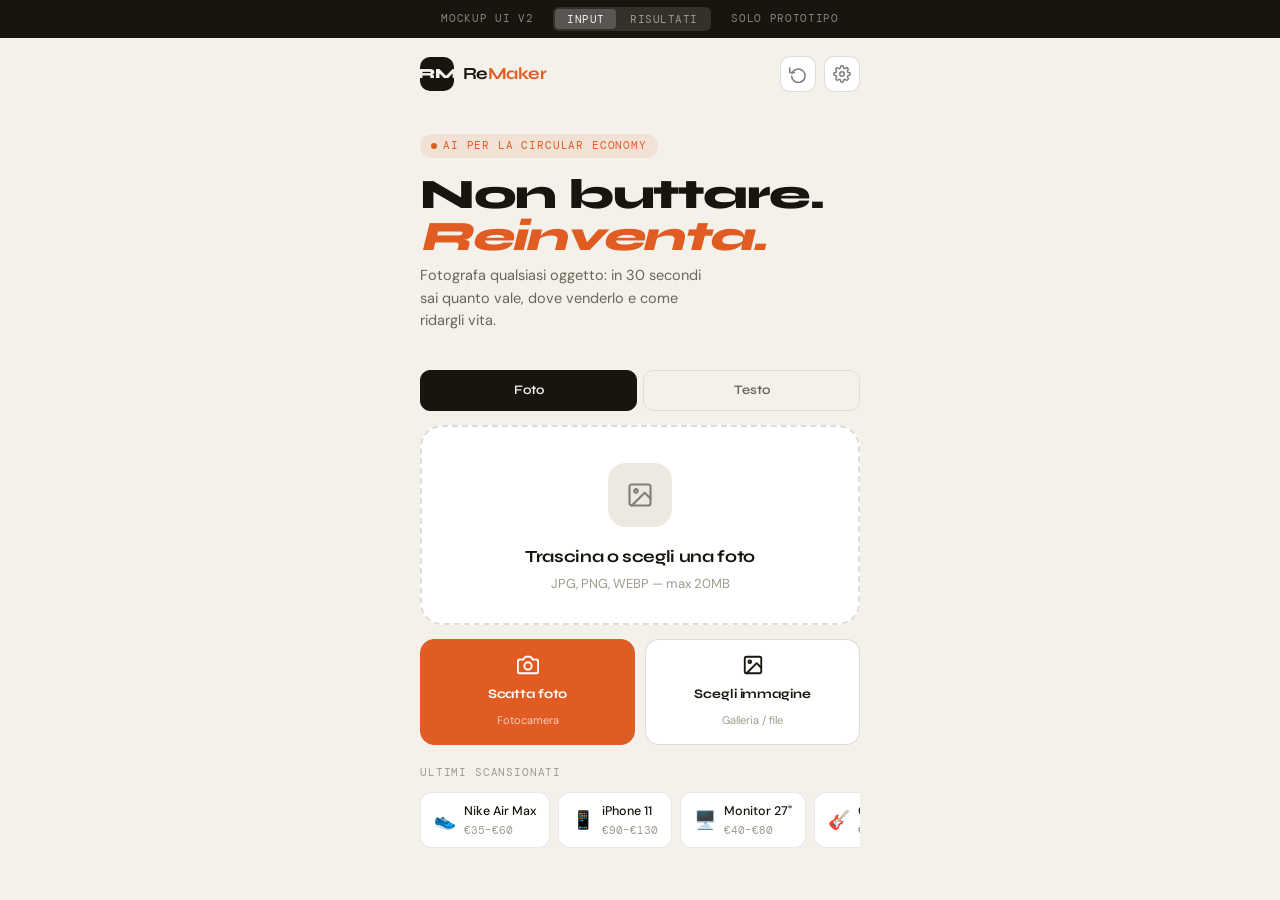
<file: remaker-mockup.html>
<!DOCTYPE html>
<html lang="it">
<head>
  <meta charset="UTF-8">
  <meta name="viewport" content="width=device-width, initial-scale=1.0, maximum-scale=1.0">
  <title>ReMaker AI — Mockup UI v2</title>
  <link rel="preconnect" href="https://fonts.googleapis.com">
  <link rel="preconnect" href="https://fonts.gstatic.com" crossorigin>
  <link href="https://fonts.googleapis.com/css2?family=Syne:wght@400;500;600;700;800&family=DM+Sans:ital,opsz,wght@0,9..40,300;0,9..40,400;0,9..40,500;0,9..40,600;1,9..40,300;1,9..40,400&family=DM+Mono:wght@400;500&display=swap" rel="stylesheet">

  <style>
    :root {
      --bg:         #F4F1EB;
      --bg2:        #EDE9E1;
      --surface:    #FFFFFF;
      --surface2:   #F9F7F3;
      --border:     rgba(24,20,14,0.09);
      --border2:    rgba(24,20,14,0.15);
      --text:       #18140E;
      --text2:      #6B6558;
      --text3:      #A09A8E;
      --accent:     #E05C22;
      --accent-dim: rgba(224,92,34,0.10);
      --accent-glow:rgba(224,92,34,0.22);
      --vendi:      #D4870A;
      --vendi-bg:   #FEF3DC;
      --dona:       #1A9E72;
      --dona-bg:    #DFFAF0;
      --trasforma:  #7B52D4;
      --trasforma-bg:#EDE8FF;
      --ripara:     #1869C5;
      --ripara-bg:  #E0ECFF;
      --vinted:     #09B66D;
      --vinted-bg:  #E0FAF0;
      --r:          14px;
      --r2:         22px;
      --r3:         32px;
    }

    *, *::before, *::after { box-sizing: border-box; margin: 0; padding: 0; }

    html, body {
      overflow-x: hidden;
      max-width: 100%;
      scroll-behavior: smooth;
    }

    body {
      background: var(--bg);
      color: var(--text);
      font-family: 'DM Sans', sans-serif;
      font-size: 15px;
      line-height: 1.6;
      min-height: 100vh;
    }

    /* ─── MOCKUP BANNER ─── */
    .mockup-banner {
      background: var(--text);
      color: #F4F1EB;
      font-family: 'DM Mono', monospace;
      font-size: 11px;
      letter-spacing: 0.06em;
      text-transform: uppercase;
      text-align: center;
      padding: 7px 16px;
      position: sticky;
      top: 0;
      z-index: 100;
      display: flex;
      align-items: center;
      justify-content: center;
      gap: 20px;
    }
    .mockup-banner span { opacity: 0.5; }
    .screen-toggle {
      display: inline-flex;
      background: rgba(255,255,255,0.12);
      border-radius: 6px;
      padding: 2px;
      gap: 2px;
    }
    .screen-toggle button {
      background: transparent;
      border: none;
      color: rgba(244,241,235,0.55);
      font-family: 'DM Mono', monospace;
      font-size: 11px;
      letter-spacing: 0.04em;
      text-transform: uppercase;
      padding: 3px 12px;
      border-radius: 4px;
      cursor: pointer;
      transition: all 0.15s;
    }
    .screen-toggle button.active {
      background: rgba(255,255,255,0.18);
      color: #F4F1EB;
    }

    /* ─── HEADER ─── */
    header {
      display: flex;
      align-items: center;
      justify-content: space-between;
      padding: 18px 20px 12px;
      max-width: 480px;
      margin: 0 auto;
    }
    .logo {
      display: flex;
      align-items: center;
      gap: 9px;
    }
    .logo-mark {
      width: 34px;
      height: 34px;
      background: var(--text);
      border-radius: 10px;
      display: flex;
      align-items: center;
      justify-content: center;
      font-family: 'Syne', sans-serif;
      font-weight: 800;
      font-size: 14px;
      color: var(--bg);
      letter-spacing: -0.02em;
    }
    .logo-text {
      font-family: 'Syne', sans-serif;
      font-weight: 700;
      font-size: 17px;
      letter-spacing: -0.03em;
      color: var(--text);
    }
    .logo-text em {
      font-style: normal;
      color: var(--accent);
    }
    .header-actions {
      display: flex;
      gap: 8px;
      align-items: center;
    }
    .icon-btn {
      width: 36px;
      height: 36px;
      border-radius: 10px;
      border: 1px solid var(--border2);
      background: var(--surface);
      display: flex;
      align-items: center;
      justify-content: center;
      cursor: pointer;
      transition: background 0.15s;
    }
    .icon-btn svg { opacity: 0.55; }
    .icon-btn:hover { background: var(--bg2); }

    /* ─── SCREEN MANAGEMENT ─── */
    .screen { display: none; }
    .screen.active { display: block; }

    /* ─── SCREEN 1: INPUT ─── */
    .hero {
      padding: 28px 20px 24px;
      max-width: 480px;
      margin: 0 auto;
    }
    .hero-tag {
      display: inline-flex;
      align-items: center;
      gap: 6px;
      font-family: 'DM Mono', monospace;
      font-size: 10.5px;
      letter-spacing: 0.08em;
      text-transform: uppercase;
      color: var(--accent);
      background: var(--accent-dim);
      border-radius: 20px;
      padding: 4px 11px;
      margin-bottom: 16px;
    }
    .hero-tag::before {
      content: '';
      width: 6px;
      height: 6px;
      background: var(--accent);
      border-radius: 50%;
    }
    .hero h1 {
      font-family: 'Syne', sans-serif;
      font-weight: 800;
      font-size: 42px;
      line-height: 1.0;
      letter-spacing: -0.03em;
      color: var(--text);
      margin-bottom: 6px;
    }
    .hero h1 em {
      font-style: italic;
      color: var(--accent);
    }
    .hero p {
      font-size: 14.5px;
      color: var(--text2);
      line-height: 1.55;
      max-width: 300px;
    }

    /* Upload area */
    .upload-section {
      padding: 0 20px;
      max-width: 480px;
      margin: 0 auto;
    }
    .upload-zone {
      background: var(--surface);
      border: 2px dashed var(--border2);
      border-radius: var(--r2);
      padding: 36px 20px 28px;
      text-align: center;
      position: relative;
      transition: border-color 0.2s, background 0.2s;
      cursor: pointer;
    }
    .upload-zone:hover {
      border-color: var(--accent);
      background: var(--surface2);
    }
    .upload-icon-wrap {
      width: 64px;
      height: 64px;
      background: var(--bg2);
      border-radius: 18px;
      display: flex;
      align-items: center;
      justify-content: center;
      margin: 0 auto 16px;
    }
    .upload-icon-wrap svg { opacity: 0.5; }
    .upload-zone h3 {
      font-family: 'Syne', sans-serif;
      font-weight: 700;
      font-size: 17px;
      letter-spacing: -0.02em;
      margin-bottom: 4px;
    }
    .upload-zone p {
      font-size: 13px;
      color: var(--text3);
    }

    .photo-btns {
      display: grid;
      grid-template-columns: 1fr 1fr;
      gap: 10px;
      margin-top: 14px;
    }
    .photo-btn {
      background: var(--surface);
      border: 1px solid var(--border2);
      border-radius: var(--r);
      padding: 14px 12px;
      cursor: pointer;
      display: flex;
      flex-direction: column;
      align-items: center;
      gap: 8px;
      transition: all 0.15s;
    }
    .photo-btn:hover {
      border-color: var(--accent);
      background: var(--accent-dim);
    }
    .photo-btn.primary {
      background: var(--accent);
      border-color: var(--accent);
    }
    .photo-btn.primary svg { stroke: #fff; }
    .photo-btn-label {
      font-family: 'Syne', sans-serif;
      font-weight: 700;
      font-size: 13px;
      letter-spacing: -0.01em;
      color: var(--text);
    }
    .photo-btn.primary .photo-btn-label { color: #fff; }
    .photo-btn-sub {
      font-size: 11px;
      color: var(--text3);
    }
    .photo-btn.primary .photo-btn-sub { color: rgba(255,255,255,0.7); }

    /* Mode toggle */
    .mode-toggle {
      display: flex;
      align-items: center;
      gap: 6px;
      padding: 14px 20px;
      max-width: 480px;
      margin: 0 auto;
    }
    .mode-pill {
      flex: 1;
      text-align: center;
      padding: 9px 0;
      border-radius: 10px;
      font-family: 'Syne', sans-serif;
      font-weight: 600;
      font-size: 13px;
      cursor: pointer;
      transition: all 0.15s;
      color: var(--text2);
      background: transparent;
      border: 1px solid var(--border);
    }
    .mode-pill.active {
      background: var(--text);
      color: var(--bg);
      border-color: var(--text);
    }

    /* Text input */
    .text-input-section {
      padding: 0 20px;
      max-width: 480px;
      margin: 0 auto;
    }
    .text-input-row {
      display: flex;
      gap: 8px;
    }
    .text-input-row input {
      flex: 1;
      background: var(--surface);
      border: 1px solid var(--border2);
      border-radius: var(--r);
      padding: 14px 16px;
      font-family: 'DM Sans', sans-serif;
      font-size: 15px;
      color: var(--text);
      outline: none;
      transition: border-color 0.15s;
    }
    .text-input-row input:focus { border-color: var(--accent); }
    .text-input-row input::placeholder { color: var(--text3); }
    .analyze-btn {
      background: var(--accent);
      color: #fff;
      border: none;
      border-radius: var(--r);
      padding: 0 22px;
      font-family: 'Syne', sans-serif;
      font-weight: 700;
      font-size: 14px;
      cursor: pointer;
      white-space: nowrap;
      display: flex;
      align-items: center;
      gap: 6px;
      transition: opacity 0.15s;
    }
    .analyze-btn:hover { opacity: 0.9; }

    /* History strip */
    .history-section {
      padding: 20px 20px 0;
      max-width: 480px;
      margin: 0 auto;
    }
    .history-label {
      font-family: 'DM Mono', monospace;
      font-size: 10.5px;
      text-transform: uppercase;
      letter-spacing: 0.08em;
      color: var(--text3);
      margin-bottom: 10px;
    }
    .history-strip {
      display: flex;
      gap: 8px;
      overflow-x: auto;
      padding-bottom: 4px;
      scrollbar-width: none;
    }
    .history-strip::-webkit-scrollbar { display: none; }
    .history-chip {
      flex-shrink: 0;
      background: var(--surface);
      border: 1px solid var(--border);
      border-radius: 12px;
      padding: 8px 13px;
      display: flex;
      align-items: center;
      gap: 8px;
      cursor: pointer;
    }
    .history-chip-emoji {
      font-size: 18px;
      line-height: 1;
    }
    .history-chip-info { display: flex; flex-direction: column; gap: 1px; }
    .history-chip-name {
      font-size: 12.5px;
      font-weight: 500;
      color: var(--text);
      white-space: nowrap;
    }
    .history-chip-price {
      font-family: 'DM Mono', monospace;
      font-size: 11px;
      color: var(--text3);
    }

    /* ─── SCREEN 2: RESULTS ─── */
    .results-wrap {
      max-width: 480px;
      margin: 0 auto;
      padding: 16px 20px 40px;
    }

    /* Object card */
    .obj-card {
      background: var(--text);
      border-radius: var(--r2);
      padding: 22px 22px 20px;
      margin-bottom: 12px;
      position: relative;
      overflow: hidden;
    }
    .obj-card::after {
      content: '';
      position: absolute;
      right: -20px;
      top: -20px;
      width: 100px;
      height: 100px;
      background: rgba(255,255,255,0.04);
      border-radius: 50%;
    }
    .obj-emoji {
      font-size: 44px;
      line-height: 1;
      margin-bottom: 12px;
      display: block;
    }
    .obj-name {
      font-family: 'Syne', sans-serif;
      font-weight: 800;
      font-size: 22px;
      letter-spacing: -0.03em;
      color: #FFFFFF;
      line-height: 1.1;
      margin-bottom: 6px;
    }
    .obj-tags {
      display: flex;
      flex-wrap: wrap;
      gap: 6px;
      margin-top: 10px;
    }
    .obj-tag {
      font-size: 11.5px;
      font-weight: 500;
      color: rgba(255,255,255,0.55);
      background: rgba(255,255,255,0.10);
      border-radius: 20px;
      padding: 3px 10px;
    }
    .obj-tag.accent { color: #FFCC88; background: rgba(255,180,60,0.18); }

    /* Stima valore */
    .value-card {
      background: var(--surface);
      border: 1px solid var(--border);
      border-radius: var(--r2);
      padding: 20px 22px;
      margin-bottom: 12px;
      display: flex;
      align-items: center;
      justify-content: space-between;
    }
    .value-label {
      font-family: 'DM Mono', monospace;
      font-size: 10.5px;
      text-transform: uppercase;
      letter-spacing: 0.08em;
      color: var(--text3);
      margin-bottom: 6px;
    }
    .value-range {
      font-family: 'Syne', sans-serif;
      font-weight: 800;
      font-size: 30px;
      letter-spacing: -0.04em;
      color: var(--text);
      line-height: 1;
    }
    .value-range em {
      font-style: normal;
      color: var(--accent);
    }
    .value-right { text-align: right; }
    .value-condition {
      display: inline-block;
      font-size: 12px;
      font-weight: 500;
      background: var(--dona-bg);
      color: var(--dona);
      border-radius: 8px;
      padding: 4px 10px;
    }
    .value-bar-wrap {
      margin-top: 12px;
      padding-top: 12px;
      border-top: 1px solid var(--border);
    }
    .value-bar {
      height: 6px;
      background: var(--bg2);
      border-radius: 99px;
      overflow: hidden;
    }
    .value-bar-fill {
      height: 100%;
      width: 55%;
      background: linear-gradient(90deg, var(--vendi), var(--accent));
      border-radius: 99px;
    }
    .value-bar-labels {
      display: flex;
      justify-content: space-between;
      margin-top: 5px;
    }
    .value-bar-labels span {
      font-family: 'DM Mono', monospace;
      font-size: 10px;
      color: var(--text3);
    }

    /* Ideas */
    .section-header {
      display: flex;
      align-items: baseline;
      justify-content: space-between;
      margin-bottom: 10px;
      margin-top: 4px;
    }
    .section-title {
      font-family: 'Syne', sans-serif;
      font-weight: 700;
      font-size: 15px;
      letter-spacing: -0.02em;
    }
    .section-sub {
      font-size: 12px;
      color: var(--text3);
    }

    .ideas-group {
      margin-bottom: 8px;
    }
    .group-header {
      display: inline-flex;
      align-items: center;
      gap: 6px;
      font-family: 'DM Mono', monospace;
      font-size: 10.5px;
      text-transform: uppercase;
      letter-spacing: 0.08em;
      border-radius: 8px;
      padding: 4px 10px;
      margin-bottom: 8px;
      font-weight: 500;
    }
    .group-header.vendi  { background: var(--vendi-bg);    color: var(--vendi); }
    .group-header.dona   { background: var(--dona-bg);     color: var(--dona); }
    .group-header.trasforma { background: var(--trasforma-bg); color: var(--trasforma); }
    .group-header.ripara { background: var(--ripara-bg);   color: var(--ripara); }

    .ideas-grid {
      display: flex;
      flex-direction: column;
      gap: 7px;
      margin-bottom: 6px;
    }
    .idea-card {
      background: var(--surface);
      border: 1px solid var(--border);
      border-radius: var(--r);
      padding: 13px 15px;
      display: flex;
      align-items: flex-start;
      gap: 11px;
    }
    .idea-dot {
      width: 8px;
      height: 8px;
      border-radius: 50%;
      flex-shrink: 0;
      margin-top: 5px;
    }
    .idea-dot.vendi     { background: var(--vendi); }
    .idea-dot.dona      { background: var(--dona); }
    .idea-dot.trasforma { background: var(--trasforma); }
    .idea-dot.ripara    { background: var(--ripara); }
    .idea-text {}
    .idea-title {
      font-family: 'Syne', sans-serif;
      font-weight: 600;
      font-size: 13.5px;
      letter-spacing: -0.01em;
      margin-bottom: 2px;
    }
    .idea-desc {
      font-size: 12.5px;
      color: var(--text2);
      line-height: 1.45;
    }

    /* Listing card */
    .listing-card {
      background: var(--surface);
      border: 1px solid var(--border);
      border-radius: var(--r2);
      padding: 20px 22px;
      margin-top: 12px;
      margin-bottom: 12px;
      position: relative;
    }
    .listing-header {
      display: flex;
      align-items: center;
      justify-content: space-between;
      margin-bottom: 14px;
    }
    .listing-badge {
      display: inline-flex;
      align-items: center;
      gap: 5px;
      font-family: 'DM Mono', monospace;
      font-size: 10px;
      text-transform: uppercase;
      letter-spacing: 0.08em;
      background: var(--accent-dim);
      color: var(--accent);
      border-radius: 7px;
      padding: 4px 9px;
    }
    .listing-platform {
      font-size: 11.5px;
      color: var(--text3);
    }
    .listing-title {
      font-family: 'Syne', sans-serif;
      font-weight: 700;
      font-size: 15.5px;
      letter-spacing: -0.02em;
      line-height: 1.25;
      margin-bottom: 10px;
    }
    .listing-body {
      font-size: 12.5px;
      color: var(--text2);
      line-height: 1.55;
      margin-bottom: 14px;
      border-left: 3px solid var(--border2);
      padding-left: 12px;
    }
    .listing-footer {
      display: flex;
      align-items: center;
      justify-content: space-between;
      padding-top: 12px;
      border-top: 1px solid var(--border);
    }
    .listing-price {
      font-family: 'Syne', sans-serif;
      font-weight: 800;
      font-size: 22px;
      letter-spacing: -0.03em;
      color: var(--accent);
    }
    .listing-copy-btn {
      font-family: 'Syne', sans-serif;
      font-weight: 600;
      font-size: 12.5px;
      background: var(--text);
      color: var(--bg);
      border: none;
      border-radius: 9px;
      padding: 8px 15px;
      cursor: pointer;
      display: flex;
      align-items: center;
      gap: 5px;
    }

    /* Vinted card */
    .vinted-card {
      background: var(--vinted-bg);
      border: 1px solid rgba(9,182,109,0.20);
      border-radius: var(--r2);
      padding: 20px 22px;
      margin-bottom: 12px;
    }
    .vinted-header {
      display: flex;
      align-items: center;
      gap: 10px;
      margin-bottom: 14px;
    }
    .vinted-logo {
      font-family: 'Syne', sans-serif;
      font-weight: 800;
      font-size: 14px;
      color: var(--vinted);
      letter-spacing: -0.02em;
    }
    .vinted-tag {
      font-family: 'DM Mono', monospace;
      font-size: 10px;
      text-transform: uppercase;
      letter-spacing: 0.07em;
      background: rgba(9,182,109,0.15);
      color: var(--vinted);
      border-radius: 6px;
      padding: 3px 8px;
    }
    .vinted-grid {
      display: grid;
      grid-template-columns: 1fr 1fr;
      gap: 8px;
    }
    .vinted-field {
      background: rgba(255,255,255,0.6);
      border-radius: 10px;
      padding: 10px 13px;
    }
    .vinted-field-label {
      font-family: 'DM Mono', monospace;
      font-size: 9.5px;
      text-transform: uppercase;
      letter-spacing: 0.07em;
      color: var(--dona);
      opacity: 0.7;
      margin-bottom: 3px;
    }
    .vinted-field-value {
      font-size: 13px;
      font-weight: 500;
      color: #185A3A;
    }
    .vinted-field.full { grid-column: 1 / -1; }

    /* Spare parts */
    .spare-card {
      background: var(--ripara-bg);
      border: 1px solid rgba(24,105,197,0.15);
      border-radius: var(--r2);
      padding: 20px 22px;
      margin-bottom: 12px;
    }
    .spare-header {
      display: flex;
      align-items: center;
      gap: 8px;
      margin-bottom: 12px;
    }
    .spare-icon {
      width: 30px;
      height: 30px;
      background: var(--ripara);
      border-radius: 8px;
      display: flex;
      align-items: center;
      justify-content: center;
    }
    .spare-title {
      font-family: 'Syne', sans-serif;
      font-weight: 700;
      font-size: 14px;
      color: var(--ripara);
      letter-spacing: -0.02em;
    }
    .spare-list {
      display: flex;
      flex-direction: column;
      gap: 6px;
    }
    .spare-item {
      background: rgba(255,255,255,0.6);
      border-radius: 9px;
      padding: 9px 13px;
      display: flex;
      align-items: center;
      justify-content: space-between;
    }
    .spare-item-name {
      font-size: 12.5px;
      font-weight: 500;
      color: #0D2B5E;
    }
    .spare-item-price {
      font-family: 'DM Mono', monospace;
      font-size: 12px;
      color: var(--ripara);
      font-weight: 500;
    }

    /* Feedback card */
    .feedback-card {
      background: var(--bg2);
      border-radius: var(--r2);
      padding: 22px;
      margin-top: 12px;
    }
    .feedback-title {
      font-family: 'Syne', sans-serif;
      font-weight: 700;
      font-size: 15px;
      letter-spacing: -0.02em;
      margin-bottom: 4px;
    }
    .feedback-sub {
      font-size: 12.5px;
      color: var(--text2);
      margin-bottom: 16px;
    }
    .stars-row {
      display: flex;
      gap: 8px;
      margin-bottom: 16px;
    }
    .star {
      width: 40px;
      height: 40px;
      border-radius: 10px;
      background: var(--surface);
      border: 1px solid var(--border2);
      display: flex;
      align-items: center;
      justify-content: center;
      font-size: 20px;
      cursor: pointer;
      transition: background 0.15s;
    }
    .star.active {
      background: var(--accent);
      border-color: var(--accent);
    }
    .feedback-questions {
      display: flex;
      flex-direction: column;
      gap: 10px;
      margin-bottom: 14px;
    }
    .feedback-q {
      display: flex;
      align-items: center;
      justify-content: space-between;
    }
    .feedback-q-text {
      font-size: 13px;
      color: var(--text);
    }
    .yn-toggle {
      display: flex;
      gap: 4px;
    }
    .yn-btn {
      font-family: 'Syne', sans-serif;
      font-weight: 600;
      font-size: 11.5px;
      border: 1px solid var(--border2);
      background: var(--surface);
      border-radius: 7px;
      padding: 4px 11px;
      cursor: pointer;
      color: var(--text2);
      transition: all 0.15s;
    }
    .yn-btn.yes-active {
      background: var(--dona);
      border-color: var(--dona);
      color: #fff;
    }
    .yn-btn.no-active {
      background: var(--accent);
      border-color: var(--accent);
      color: #fff;
    }
    .feedback-textarea {
      width: 100%;
      background: var(--surface);
      border: 1px solid var(--border2);
      border-radius: var(--r);
      padding: 11px 13px;
      font-family: 'DM Sans', sans-serif;
      font-size: 13px;
      color: var(--text);
      resize: none;
      outline: none;
      margin-bottom: 8px;
      transition: border-color 0.15s;
    }
    .feedback-textarea:focus { border-color: var(--accent); }
    .feedback-textarea::placeholder { color: var(--text3); }
    .send-feedback-btn {
      width: 100%;
      background: var(--text);
      color: var(--bg);
      border: none;
      border-radius: var(--r);
      padding: 13px;
      font-family: 'Syne', sans-serif;
      font-weight: 700;
      font-size: 14px;
      cursor: pointer;
      letter-spacing: -0.01em;
      transition: opacity 0.15s;
    }
    .send-feedback-btn:hover { opacity: 0.85; }

    /* New scan btn */
    .new-scan-bar {
      position: sticky;
      bottom: 0;
      padding: 12px 20px;
      background: linear-gradient(to top, var(--bg) 65%, transparent);
      max-width: 480px;
      margin: -20px auto 0;
    }
    .new-scan-btn {
      width: 100%;
      background: var(--accent);
      color: #fff;
      border: none;
      border-radius: var(--r2);
      padding: 15px;
      font-family: 'Syne', sans-serif;
      font-weight: 700;
      font-size: 15px;
      letter-spacing: -0.01em;
      cursor: pointer;
      display: flex;
      align-items: center;
      justify-content: center;
      gap: 8px;
      transition: opacity 0.15s;
    }
    .new-scan-btn:hover { opacity: 0.9; }

    /* ─── ANIMATIONS ─── */
    @keyframes fadeUp {
      from { opacity: 0; transform: translateY(14px); }
      to   { opacity: 1; transform: translateY(0); }
    }
    .screen.active > * {
      animation: fadeUp 0.35s ease both;
    }
    .results-wrap .obj-card   { animation: fadeUp 0.3s  0.05s ease both; }
    .results-wrap .value-card { animation: fadeUp 0.3s  0.12s ease both; }
    .results-wrap .ideas-wrap { animation: fadeUp 0.3s  0.19s ease both; }
    .results-wrap .listing-card { animation: fadeUp 0.3s 0.26s ease both; }
    .results-wrap .vinted-card  { animation: fadeUp 0.3s 0.30s ease both; }
    .results-wrap .spare-card   { animation: fadeUp 0.3s 0.34s ease both; }
    .results-wrap .feedback-card { animation: fadeUp 0.3s 0.38s ease both; }
  </style>
</head>
<body>

<!-- Mockup banner with screen switcher -->
<div class="mockup-banner">
  <span>MOCKUP UI v2</span>
  <div class="screen-toggle">
    <button class="active" onclick="showScreen('input', this)">Input</button>
    <button onclick="showScreen('results', this)">Risultati</button>
  </div>
  <span>Solo prototipo</span>
</div>

<!-- ─── HEADER ─── -->
<header>
  <div class="logo">
    <div class="logo-mark">RM</div>
    <div class="logo-text">Re<em>Maker</em></div>
  </div>
  <div class="header-actions">
    <div class="icon-btn">
      <!-- history icon -->
      <svg width="18" height="18" viewBox="0 0 24 24" fill="none" stroke="currentColor" stroke-width="2" stroke-linecap="round" stroke-linejoin="round"><polyline points="1 4 1 10 7 10"/><path d="M3.51 15a9 9 0 1 0 .49-3.68"/></svg>
    </div>
    <div class="icon-btn">
      <!-- settings icon -->
      <svg width="18" height="18" viewBox="0 0 24 24" fill="none" stroke="currentColor" stroke-width="2" stroke-linecap="round" stroke-linejoin="round"><circle cx="12" cy="12" r="3"/><path d="M19.4 15a1.65 1.65 0 0 0 .33 1.82l.06.06a2 2 0 0 1-2.83 2.83l-.06-.06a1.65 1.65 0 0 0-1.82-.33 1.65 1.65 0 0 0-1 1.51V21a2 2 0 0 1-4 0v-.09A1.65 1.65 0 0 0 9 19.4a1.65 1.65 0 0 0-1.82.33l-.06.06a2 2 0 0 1-2.83-2.83l.06-.06A1.65 1.65 0 0 0 4.68 15a1.65 1.65 0 0 0-1.51-1H3a2 2 0 0 1 0-4h.09A1.65 1.65 0 0 0 4.6 9a1.65 1.65 0 0 0-.33-1.82l-.06-.06a2 2 0 0 1 2.83-2.83l.06.06A1.65 1.65 0 0 0 9 4.68a1.65 1.65 0 0 0 1-1.51V3a2 2 0 0 1 4 0v.09a1.65 1.65 0 0 0 1 1.51 1.65 1.65 0 0 0 1.82-.33l.06-.06a2 2 0 0 1 2.83 2.83l-.06.06A1.65 1.65 0 0 0 19.4 9a1.65 1.65 0 0 0 1.51 1H21a2 2 0 0 1 0 4h-.09a1.65 1.65 0 0 0-1.51 1z"/></svg>
    </div>
  </div>
</header>

<!-- ══════════ SCREEN 1: INPUT ══════════ -->
<div class="screen active" id="screen-input">

  <div class="hero">
    <div class="hero-tag">AI per la circular economy</div>
    <h1>Non buttare.<br><em>Reinventa.</em></h1>
    <p>Fotografa qualsiasi oggetto: in 30 secondi sai quanto vale, dove venderlo e come ridargli vita.</p>
  </div>

  <!-- Mode toggle -->
  <div class="mode-toggle">
    <div class="mode-pill active" id="pill-foto" onclick="setMode('foto')">Foto</div>
    <div class="mode-pill" id="pill-testo" onclick="setMode('testo')">Testo</div>
  </div>

  <!-- Photo mode -->
  <div class="upload-section" id="mode-foto">
    <div class="upload-zone">
      <div class="upload-icon-wrap">
        <svg width="28" height="28" viewBox="0 0 24 24" fill="none" stroke="currentColor" stroke-width="1.8" stroke-linecap="round" stroke-linejoin="round"><rect x="3" y="3" width="18" height="18" rx="2"/><circle cx="8.5" cy="8.5" r="1.5"/><polyline points="21 15 16 10 5 21"/></svg>
      </div>
      <h3>Trascina o scegli una foto</h3>
      <p>JPG, PNG, WEBP — max 20MB</p>
    </div>
    <div class="photo-btns">
      <div class="photo-btn primary">
        <svg width="22" height="22" viewBox="0 0 24 24" fill="none" stroke="white" stroke-width="2" stroke-linecap="round" stroke-linejoin="round"><path d="M23 19a2 2 0 0 1-2 2H3a2 2 0 0 1-2-2V8a2 2 0 0 1 2-2h4l2-3h6l2 3h4a2 2 0 0 1 2 2z"/><circle cx="12" cy="13" r="4"/></svg>
        <div class="photo-btn-label">Scatta foto</div>
        <div class="photo-btn-sub">Fotocamera</div>
      </div>
      <div class="photo-btn">
        <svg width="22" height="22" viewBox="0 0 24 24" fill="none" stroke="currentColor" stroke-width="2" stroke-linecap="round" stroke-linejoin="round"><rect x="3" y="3" width="18" height="18" rx="2"/><circle cx="8.5" cy="8.5" r="1.5"/><polyline points="21 15 16 10 5 21"/></svg>
        <div class="photo-btn-label">Scegli immagine</div>
        <div class="photo-btn-sub">Galleria / file</div>
      </div>
    </div>
  </div>

  <!-- Text mode -->
  <div class="text-input-section" id="mode-testo" style="display:none">
    <div class="text-input-row">
      <input type="text" placeholder="Es. MacBook Pro 2019 con schermo rotto...">
      <button class="analyze-btn">
        Analizza
        <svg width="14" height="14" viewBox="0 0 24 24" fill="none" stroke="white" stroke-width="2.5" stroke-linecap="round" stroke-linejoin="round"><line x1="5" y1="12" x2="19" y2="12"/><polyline points="12 5 19 12 12 19"/></svg>
      </button>
    </div>
  </div>

  <!-- Cronologia -->
  <div class="history-section">
    <div class="history-label">Ultimi scansionati</div>
    <div class="history-strip">
      <div class="history-chip">
        <span class="history-chip-emoji">👟</span>
        <div class="history-chip-info">
          <span class="history-chip-name">Nike Air Max</span>
          <span class="history-chip-price">€35–€60</span>
        </div>
      </div>
      <div class="history-chip">
        <span class="history-chip-emoji">📱</span>
        <div class="history-chip-info">
          <span class="history-chip-name">iPhone 11</span>
          <span class="history-chip-price">€90–€130</span>
        </div>
      </div>
      <div class="history-chip">
        <span class="history-chip-emoji">🖥️</span>
        <div class="history-chip-info">
          <span class="history-chip-name">Monitor 27"</span>
          <span class="history-chip-price">€40–€80</span>
        </div>
      </div>
      <div class="history-chip">
        <span class="history-chip-emoji">🎸</span>
        <div class="history-chip-info">
          <span class="history-chip-name">Chitarra Fender</span>
          <span class="history-chip-price">€120–€200</span>
        </div>
      </div>
    </div>
  </div>

</div>

<!-- ══════════ SCREEN 2: RESULTS ══════════ -->
<div class="screen" id="screen-results">
  <div class="results-wrap">

    <!-- Oggetto identificato -->
    <div class="obj-card">
      <span class="obj-emoji">👟</span>
      <div class="obj-name">Nike Air Max 90<br>Bianche/Nere</div>
      <div class="obj-tags">
        <span class="obj-tag">Scarpe da ginnastica</span>
        <span class="obj-tag">Taglia 42</span>
        <span class="obj-tag accent">Condizione: buono</span>
        <span class="obj-tag">Moda uomo</span>
      </div>
    </div>

    <!-- Stima valore -->
    <div class="value-card" style="display:block;">
      <div style="display:flex;align-items:center;justify-content:space-between;margin-bottom:12px;">
        <div>
          <div class="value-label">Stima di mercato</div>
          <div class="value-range"><em>€35</em> — €65</div>
        </div>
        <div class="value-right">
          <div class="value-label" style="text-align:right;">Stato</div>
          <span class="value-condition">Buono</span>
        </div>
      </div>
      <div class="value-bar-wrap">
        <div class="value-bar"><div class="value-bar-fill"></div></div>
        <div class="value-bar-labels">
          <span>€0</span>
          <span>Posizione nel mercato: media</span>
          <span>€120</span>
        </div>
      </div>
    </div>

    <!-- Ideas -->
    <div class="ideas-wrap">
      <div class="section-header">
        <span class="section-title">Cosa puoi fare</span>
        <span class="section-sub">6 idee</span>
      </div>

      <div class="ideas-group">
        <div class="group-header vendi">Vendi</div>
        <div class="ideas-grid">
          <div class="idea-card">
            <div class="idea-dot vendi"></div>
            <div class="idea-text">
              <div class="idea-title">Vendi su Vinted o eBay</div>
              <div class="idea-desc">Buona domanda per Nike Air Max usate in ottime condizioni. Prezzo consigliato €45–€55.</div>
            </div>
          </div>
          <div class="idea-card">
            <div class="idea-dot vendi"></div>
            <div class="idea-text">
              <div class="idea-title">Subito.it / Facebook Marketplace</div>
              <div class="idea-desc">Piattaforme locali: vendi senza spedizione, tratta di persona a €35–€45.</div>
            </div>
          </div>
        </div>
      </div>

      <div class="ideas-group">
        <div class="group-header dona">Dona</div>
        <div class="ideas-grid">
          <div class="idea-card">
            <div class="idea-dot dona"></div>
            <div class="idea-text">
              <div class="idea-title">Donale a un centro Caritas</div>
              <div class="idea-desc">Le scarpe in buone condizioni sono tra gli articoli più richiesti nei centri di raccolta.</div>
            </div>
          </div>
        </div>
      </div>

      <div class="ideas-group">
        <div class="group-header trasforma">Trasforma</div>
        <div class="ideas-grid">
          <div class="idea-card">
            <div class="idea-dot trasforma"></div>
            <div class="idea-text">
              <div class="idea-title">Custom painting upcycling</div>
              <div class="idea-desc">Con paint acrilici per sneaker puoi personalizzarle e rivenderle a prezzo premium.</div>
            </div>
          </div>
        </div>
      </div>

      <div class="ideas-group">
        <div class="group-header ripara">Ripara</div>
        <div class="ideas-grid">
          <div class="idea-card">
            <div class="idea-dot ripara"></div>
            <div class="idea-text">
              <div class="idea-title">Sostituzione suola</div>
              <div class="idea-desc">Un calzolaio può rinnovare la suola per €15–€25, prolungando la vita delle scarpe.</div>
            </div>
          </div>
          <div class="idea-card">
            <div class="idea-dot ripara"></div>
            <div class="idea-text">
              <div class="idea-title">Lavaggio professionale</div>
              <div class="idea-desc">Un servizio di sneaker cleaning aumenta il valore percepito del 20–30% al momento della vendita.</div>
            </div>
          </div>
        </div>
      </div>
    </div>

    <!-- Annuncio pronto -->
    <div class="listing-card">
      <div class="listing-header">
        <span class="listing-badge">✦ Annuncio pronto</span>
        <span class="listing-platform">Vinted / eBay / Subito</span>
      </div>
      <div class="listing-title">Nike Air Max 90 Bianche/Nere Taglia 42 — Condizioni Eccellenti</div>
      <div class="listing-body">
        Vendo Nike Air Max 90 originali in ottimo stato, usate pochissimo. Suola integra, tomaia pulita senza segni di usura. Taglia 42 EU / 8 UK. Colore: bianco/nero classico. Adatte a uso casual e sportivo. Spedizione rapida con imballaggio protetto. Possibilità di incontro di persona a Roma.
      </div>
      <div class="listing-footer">
        <div class="listing-price">€49</div>
        <button class="listing-copy-btn">
          <svg width="13" height="13" viewBox="0 0 24 24" fill="none" stroke="white" stroke-width="2.5" stroke-linecap="round" stroke-linejoin="round"><rect x="9" y="9" width="13" height="13" rx="2"/><path d="M5 15H4a2 2 0 0 1-2-2V4a2 2 0 0 1 2-2h9a2 2 0 0 1 2 2v1"/></svg>
          Copia annuncio
        </button>
      </div>
    </div>

    <!-- Vinted card -->
    <div class="vinted-card">
      <div class="vinted-header">
        <span class="vinted-logo">Vinted</span>
        <span class="vinted-tag">Pronto da pubblicare</span>
      </div>
      <div class="vinted-grid">
        <div class="vinted-field">
          <div class="vinted-field-label">Brand</div>
          <div class="vinted-field-value">Nike</div>
        </div>
        <div class="vinted-field">
          <div class="vinted-field-label">Taglia</div>
          <div class="vinted-field-value">42 / L</div>
        </div>
        <div class="vinted-field">
          <div class="vinted-field-label">Colore</div>
          <div class="vinted-field-value">Bianco / Nero</div>
        </div>
        <div class="vinted-field">
          <div class="vinted-field-label">Materiale</div>
          <div class="vinted-field-value">Mesh / Gomma</div>
        </div>
        <div class="vinted-field">
          <div class="vinted-field-label">Condizione</div>
          <div class="vinted-field-value">Buono</div>
        </div>
        <div class="vinted-field">
          <div class="vinted-field-label">Prezzo sug.</div>
          <div class="vinted-field-value" style="color: var(--vinted); font-weight:600;">€45</div>
        </div>
        <div class="vinted-field full">
          <div class="vinted-field-label">Categoria</div>
          <div class="vinted-field-value">Sneakers e scarpe sportive uomo</div>
        </div>
      </div>
    </div>

    <!-- Ricambi -->
    <div class="spare-card">
      <div class="spare-header">
        <div class="spare-icon">
          <svg width="16" height="16" viewBox="0 0 24 24" fill="none" stroke="white" stroke-width="2.5" stroke-linecap="round" stroke-linejoin="round"><path d="M14.7 6.3a1 1 0 0 0 0 1.4l1.6 1.6a1 1 0 0 0 1.4 0l3.77-3.77a6 6 0 0 1-7.94 7.94l-6.91 6.91a2.12 2.12 0 0 1-3-3l6.91-6.91a6 6 0 0 1 7.94-7.94l-3.76 3.76z"/></svg>
        </div>
        <span class="spare-title">Ricambi disponibili</span>
      </div>
      <div class="spare-list">
        <div class="spare-item">
          <span class="spare-item-name">Solette di ricambio Nike</span>
          <span class="spare-item-price">~€12</span>
        </div>
        <div class="spare-item">
          <span class="spare-item-name">Lacci bianchi 120cm</span>
          <span class="spare-item-price">~€4</span>
        </div>
        <div class="spare-item">
          <span class="spare-item-name">Crema impermeabilizzante</span>
          <span class="spare-item-price">~€8</span>
        </div>
      </div>
    </div>

    <!-- Feedback -->
    <div class="feedback-card">
      <div class="feedback-title">Questa analisi ti è stata utile?</div>
      <div class="feedback-sub">Il tuo feedback ci aiuta a migliorare ReMaker.</div>
      <div class="stars-row">
        <div class="star">★</div>
        <div class="star">★</div>
        <div class="star">★</div>
        <div class="star active">★</div>
        <div class="star active">★</div>
      </div>
      <div class="feedback-questions">
        <div class="feedback-q">
          <span class="feedback-q-text">Il risultato era accurato?</span>
          <div class="yn-toggle">
            <button class="yn-btn yes-active">Sì</button>
            <button class="yn-btn">No</button>
          </div>
        </div>
        <div class="feedback-q">
          <span class="feedback-q-text">La useresti di nuovo?</span>
          <div class="yn-toggle">
            <button class="yn-btn yes-active">Sì</button>
            <button class="yn-btn">No</button>
          </div>
        </div>
        <div class="feedback-q">
          <span class="feedback-q-text">La consiglieresti?</span>
          <div class="yn-toggle">
            <button class="yn-btn">Sì</button>
            <button class="yn-btn">No</button>
          </div>
        </div>
      </div>
      <textarea class="feedback-textarea" rows="2" placeholder="Suggerimento per migliorare l'app..."></textarea>
      <textarea class="feedback-textarea" rows="2" placeholder="Cosa non ti è piaciuto?"></textarea>
      <button class="send-feedback-btn">Invia feedback</button>
    </div>

  </div>

  <!-- Sticky bottom CTA -->
  <div class="new-scan-bar">
    <button class="new-scan-btn" onclick="showScreen('input', document.querySelector('.screen-toggle button'))">
      <svg width="16" height="16" viewBox="0 0 24 24" fill="none" stroke="white" stroke-width="2.5" stroke-linecap="round" stroke-linejoin="round"><line x1="12" y1="5" x2="12" y2="19"/><line x1="5" y1="12" x2="19" y2="12"/></svg>
      Nuova scansione
    </button>
  </div>

</div>

<script>
  function showScreen(name, btn) {
    document.querySelectorAll('.screen').forEach(s => s.classList.remove('active'));
    document.getElementById('screen-' + name).classList.add('active');
    document.querySelectorAll('.screen-toggle button').forEach(b => b.classList.remove('active'));
    if (btn) btn.classList.add('active');
    window.scrollTo({ top: 0, behavior: 'smooth' });
  }

  function setMode(mode) {
    document.getElementById('mode-foto').style.display  = mode === 'foto'  ? 'block' : 'none';
    document.getElementById('mode-testo').style.display = mode === 'testo' ? 'block' : 'none';
    document.getElementById('pill-foto').classList.toggle('active', mode === 'foto');
    document.getElementById('pill-testo').classList.toggle('active', mode === 'testo');
  }

  // Stars interaction
  document.querySelectorAll('.star').forEach((star, i, arr) => {
    star.addEventListener('click', () => {
      arr.forEach((s, j) => s.classList.toggle('active', j <= i));
    });
  });

  // Y/N toggles
  document.querySelectorAll('.yn-toggle').forEach(toggle => {
    toggle.querySelectorAll('.yn-btn').forEach((btn, i) => {
      btn.addEventListener('click', () => {
        toggle.querySelectorAll('.yn-btn').forEach(b => b.classList.remove('yes-active', 'no-active'));
        btn.classList.add(i === 0 ? 'yes-active' : 'no-active');
      });
    });
  });
</script>
</body>
</html>
</file>
